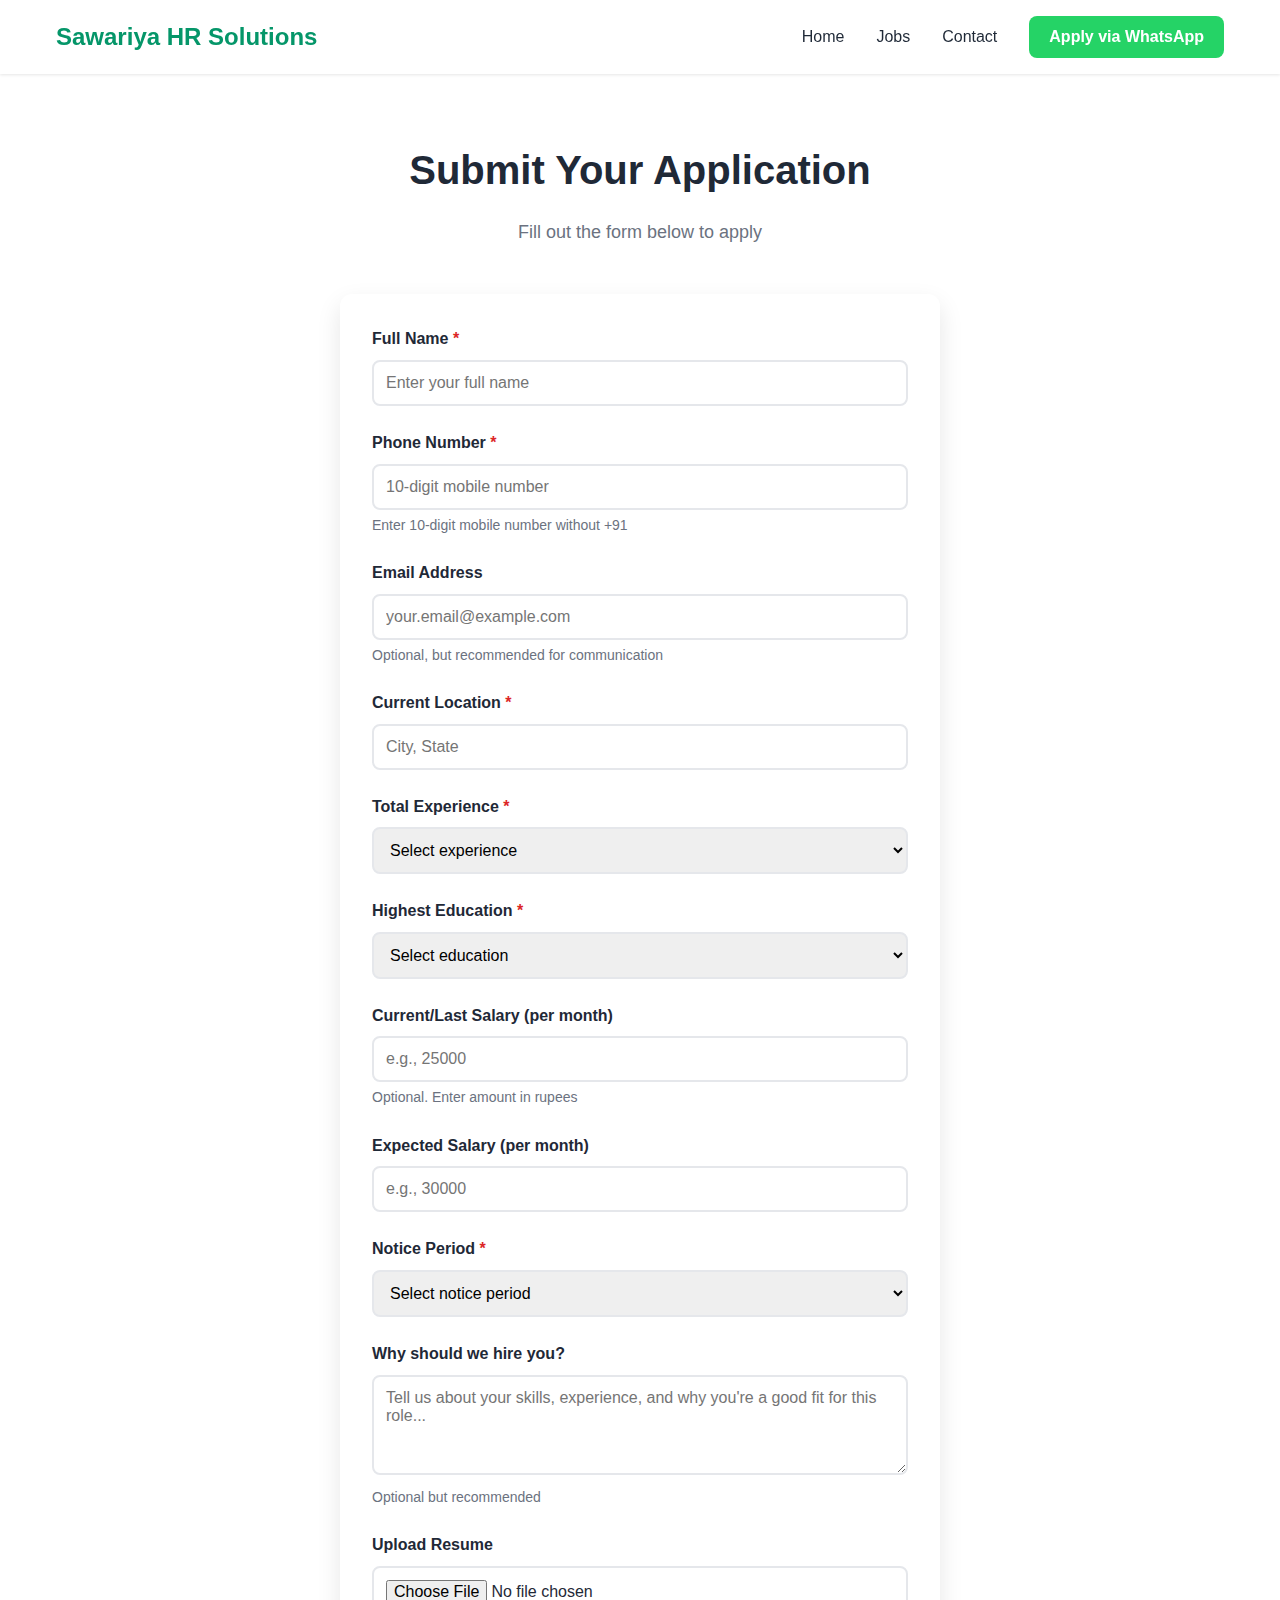
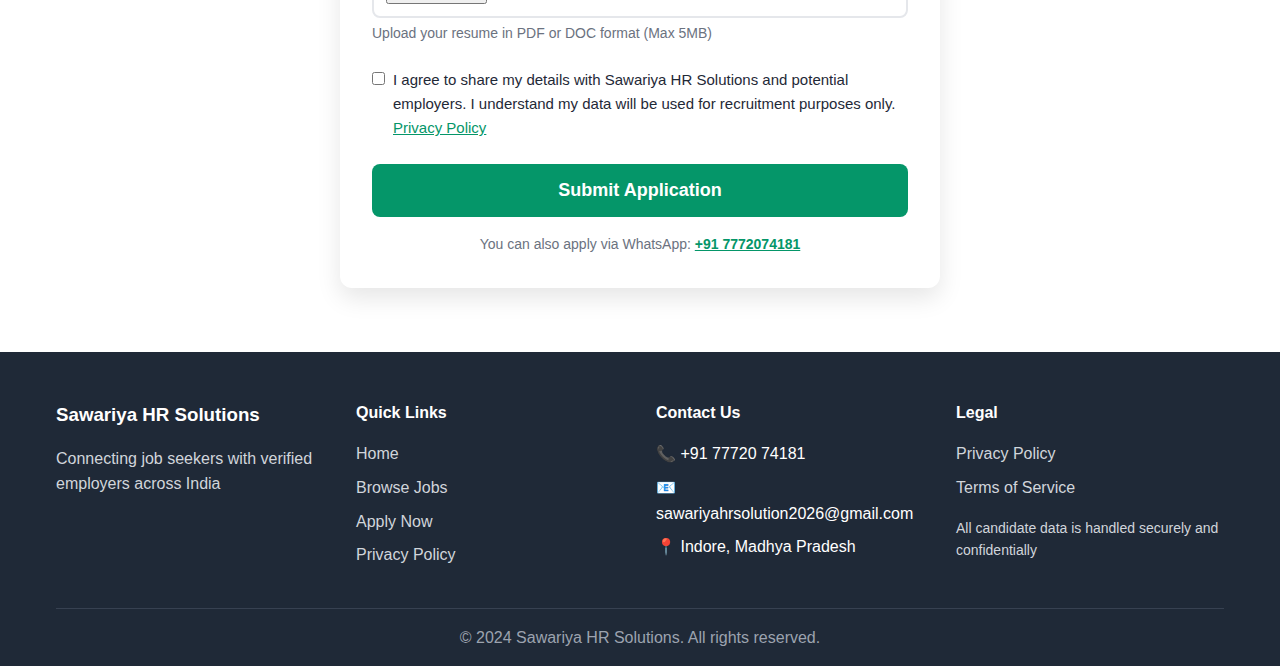
<file: apply.html>
<!DOCTYPE html>
<html lang="en">
<head>
    <meta charset="UTF-8">
    <meta name="viewport" content="width=device-width, initial-scale=1.0">
    <title>Apply for Job - Sawariya HR Solutions</title>
    <meta name="description" content="Submit your job application. Quick and easy process.">
    <link rel="stylesheet" href="styles.css">
</head>
<body>
    <!-- Header -->
    <header class="header">
        <div class="container">
            <div class="header-content">
                <div class="logo">
                    <h1>Sawariya HR Solutions</h1>
                </div>
                <nav class="nav" id="mainNav">
                    <a href="index.html" class="nav-link">Home</a>
                    <a href="jobs.html" class="nav-link">Jobs</a>
                    <a href="index.html#contact" class="nav-link">Contact</a>
                    <a href="https://wa.me/917772074181" class="btn-whatsapp" target="_blank">
                        Apply via WhatsApp
                    </a>
                </nav>
                <button class="mobile-menu-btn" id="mobileMenuBtn">
                    <span></span>
                    <span></span>
                    <span></span>
                </button>
            </div>
        </div>
    </header>

    <!-- Application Form Section -->
    <section class="form-section">
        <div class="container">
            <h2 class="section-title">Submit Your Application</h2>
            <p class="section-subtitle" id="jobTitle">Fill out the form below to apply</p>
            
            <div class="form-container">
                <!-- Netlify Form -->
                <!-- IMPORTANT: Add these attributes to enable Netlify Forms -->
                <!-- name="job-application" netlify netlify-honeypot="bot-field" -->
                <form name="job-application" method="POST" data-netlify="true" netlify-honeypot="bot-field">
                    <!-- Hidden field for spam protection -->
                    <input type="hidden" name="form-name" value="job-application">
                    <p style="display: none;">
                        <label>Don't fill this out if you're human: <input name="bot-field" /></label>
                    </p>

                    <!-- Hidden field for Job ID -->
                    <input type="hidden" name="job-id" id="jobIdInput">

                    <!-- Full Name (Required) -->
                    <div class="form-group">
                        <label for="fullName">
                            Full Name <span class="form-required">*</span>
                        </label>
                        <input 
                            type="text" 
                            id="fullName" 
                            name="full-name" 
                            required 
                            placeholder="Enter your full name"
                        >
                    </div>

                    <!-- Phone Number (Required) -->
                    <div class="form-group">
                        <label for="phone">
                            Phone Number <span class="form-required">*</span>
                        </label>
                        <input 
                            type="tel" 
                            id="phone" 
                            name="phone" 
                            required 
                            pattern="[0-9]{10}" 
                            placeholder="10-digit mobile number"
                        >
                        <p class="form-help">Enter 10-digit mobile number without +91</p>
                    </div>

                    <!-- Email (Optional) -->
                    <div class="form-group">
                        <label for="email">Email Address</label>
                        <input 
                            type="email" 
                            id="email" 
                            name="email" 
                            placeholder="your.email@example.com"
                        >
                        <p class="form-help">Optional, but recommended for communication</p>
                    </div>

                    <!-- Current Location -->
                    <div class="form-group">
                        <label for="location">
                            Current Location <span class="form-required">*</span>
                        </label>
                        <input 
                            type="text" 
                            id="location" 
                            name="location" 
                            required 
                            placeholder="City, State"
                        >
                    </div>

                    <!-- Experience -->
                    <div class="form-group">
                        <label for="experience">
                            Total Experience <span class="form-required">*</span>
                        </label>
                        <select id="experience" name="experience" required>
                            <option value="">Select experience</option>
                            <option value="fresher">Fresher (0 years)</option>
                            <option value="0-1">0-1 year</option>
                            <option value="1-2">1-2 years</option>
                            <option value="2-3">2-3 years</option>
                            <option value="3-5">3-5 years</option>
                            <option value="5-10">5-10 years</option>
                            <option value="10+">10+ years</option>
                        </select>
                    </div>

                    <!-- Education -->
                    <div class="form-group">
                        <label for="education">
                            Highest Education <span class="form-required">*</span>
                        </label>
                        <select id="education" name="education" required>
                            <option value="">Select education</option>
                            <option value="10th">10th Pass</option>
                            <option value="12th">12th Pass</option>
                            <option value="diploma">Diploma</option>
                            <option value="graduate">Graduate (BA/BSc/BCom/BBA)</option>
                            <option value="postgraduate">Post Graduate (MA/MSc/MCom/MBA)</option>
                            <option value="professional">Professional Degree (CA/CS/Engineering)</option>
                        </select>
                    </div>

                    <!-- Current/Last Salary -->
                    <div class="form-group">
                        <label for="currentSalary">Current/Last Salary (per month)</label>
                        <input 
                            type="text" 
                            id="currentSalary" 
                            name="current-salary" 
                            placeholder="e.g., 25000"
                        >
                        <p class="form-help">Optional. Enter amount in rupees</p>
                    </div>

                    <!-- Expected Salary -->
                    <div class="form-group">
                        <label for="expectedSalary">Expected Salary (per month)</label>
                        <input 
                            type="text" 
                            id="expectedSalary" 
                            name="expected-salary" 
                            placeholder="e.g., 30000"
                        >
                    </div>

                    <!-- Notice Period -->
                    <div class="form-group">
                        <label for="noticePeriod">
                            Notice Period <span class="form-required">*</span>
                        </label>
                        <select id="noticePeriod" name="notice-period" required>
                            <option value="">Select notice period</option>
                            <option value="immediate">Immediate / Currently not working</option>
                            <option value="15days">15 days</option>
                            <option value="1month">1 month</option>
                            <option value="2months">2 months</option>
                            <option value="3months">3 months</option>
                        </select>
                    </div>

                    <!-- Cover Letter / Additional Info -->
                    <div class="form-group">
                        <label for="coverLetter">Why should we hire you?</label>
                        <textarea 
                            id="coverLetter" 
                            name="cover-letter" 
                            placeholder="Tell us about your skills, experience, and why you're a good fit for this role..."
                        ></textarea>
                        <p class="form-help">Optional but recommended</p>
                    </div>

                    <!-- Resume Upload -->
                    <div class="form-group">
                        <label for="resume">Upload Resume</label>
                        <input 
                            type="file" 
                            id="resume" 
                            name="resume" 
                            accept=".pdf,.doc,.docx"
                        >
                        <p class="form-help">Upload your resume in PDF or DOC format (Max 5MB)</p>
                    </div>

                    <!-- Consent -->
                    <div class="form-group">
                        <label style="display: flex; align-items: start; gap: 0.5rem; cursor: pointer;">
                            <input 
                                type="checkbox" 
                                name="consent" 
                                required 
                                style="margin-top: 0.25rem; width: auto;"
                            >
                            <span style="flex: 1; font-weight: normal; font-size: 0.9375rem;">
                                I agree to share my details with Sawariya HR Solutions and potential employers. 
                                I understand my data will be used for recruitment purposes only. 
                                <a href="privacy.html" style="color: var(--primary-color);">Privacy Policy</a>
                            </span>
                        </label>
                    </div>

                    <!-- Submit Button -->
                    <button type="submit" class="btn-submit">Submit Application</button>

                    <p style="text-align: center; margin-top: 1rem; color: var(--text-gray); font-size: 0.875rem;">
                        You can also apply via WhatsApp: 
                        <a href="https://wa.me/917772074181" style="color: var(--primary-color); font-weight: 600;">+91 7772074181</a>
                    </p>
                </form>
            </div>
        </div>
    </section>

    <!-- Footer -->
    <footer class="footer">
        <div class="container">
            <div class="footer-grid">
                <div class="footer-col">
                    <h3>Sawariya HR Solutions</h3>
                    <p>Connecting job seekers with verified employers across India</p>
                </div>
                <div class="footer-col">
                    <h4>Quick Links</h4>
                    <ul>
                        <li><a href="index.html">Home</a></li>
                        <li><a href="jobs.html">Browse Jobs</a></li>
                        <li><a href="apply.html">Apply Now</a></li>
                        <li><a href="privacy.html">Privacy Policy</a></li>
                    </ul>
                </div>
                <div class="footer-col">
                    <h4>Contact Us</h4>
                    <ul>
                        <li>📞 +91 77720 74181</li>
                        <li>📧 sawariyahrsolution2026@gmail.com</li>
                        <li>📍 Indore, Madhya Pradesh</li>
                    </ul>
                </div>
                <div class="footer-col">
                    <h4>Legal</h4>
                    <ul>
                        <li><a href="privacy.html">Privacy Policy</a></li>
                        <li><a href="terms.html">Terms of Service</a></li>
                    </ul>
                    <p class="footer-disclaimer">All candidate data is handled securely and confidentially</p>
                </div>
            </div>
            <div class="footer-bottom">
                <p>&copy; 2024 Sawariya HR Solutions. All rights reserved.</p>
            </div>
        </div>
    </footer>

    <script src="script.js"></script>
    <script>
        // Get job ID from URL parameter
        document.addEventListener('DOMContentLoaded', function() {
            const urlParams = new URLSearchParams(window.location.search);
            const jobId = urlParams.get('job');
            
            if (jobId) {
                document.getElementById('jobIdInput').value = jobId;
                
                // Update subtitle with job info
                const jobTitleEl = document.getElementById('jobTitle');
                jobTitleEl.textContent = `Applying for Job ID: ${jobId}`;
                
                // You can fetch job details here if needed
                // fetchJobDetails(jobId);
            }

            // Form validation
            const form = document.querySelector('form');
            form.addEventListener('submit', function(e) {
                const phone = document.getElementById('phone').value;
                if (!/^[0-9]{10}$/.test(phone)) {
                    e.preventDefault();
                    alert('Please enter a valid 10-digit mobile number');
                    return false;
                }
            });
        });
    </script>
</body>
</html>
</file>
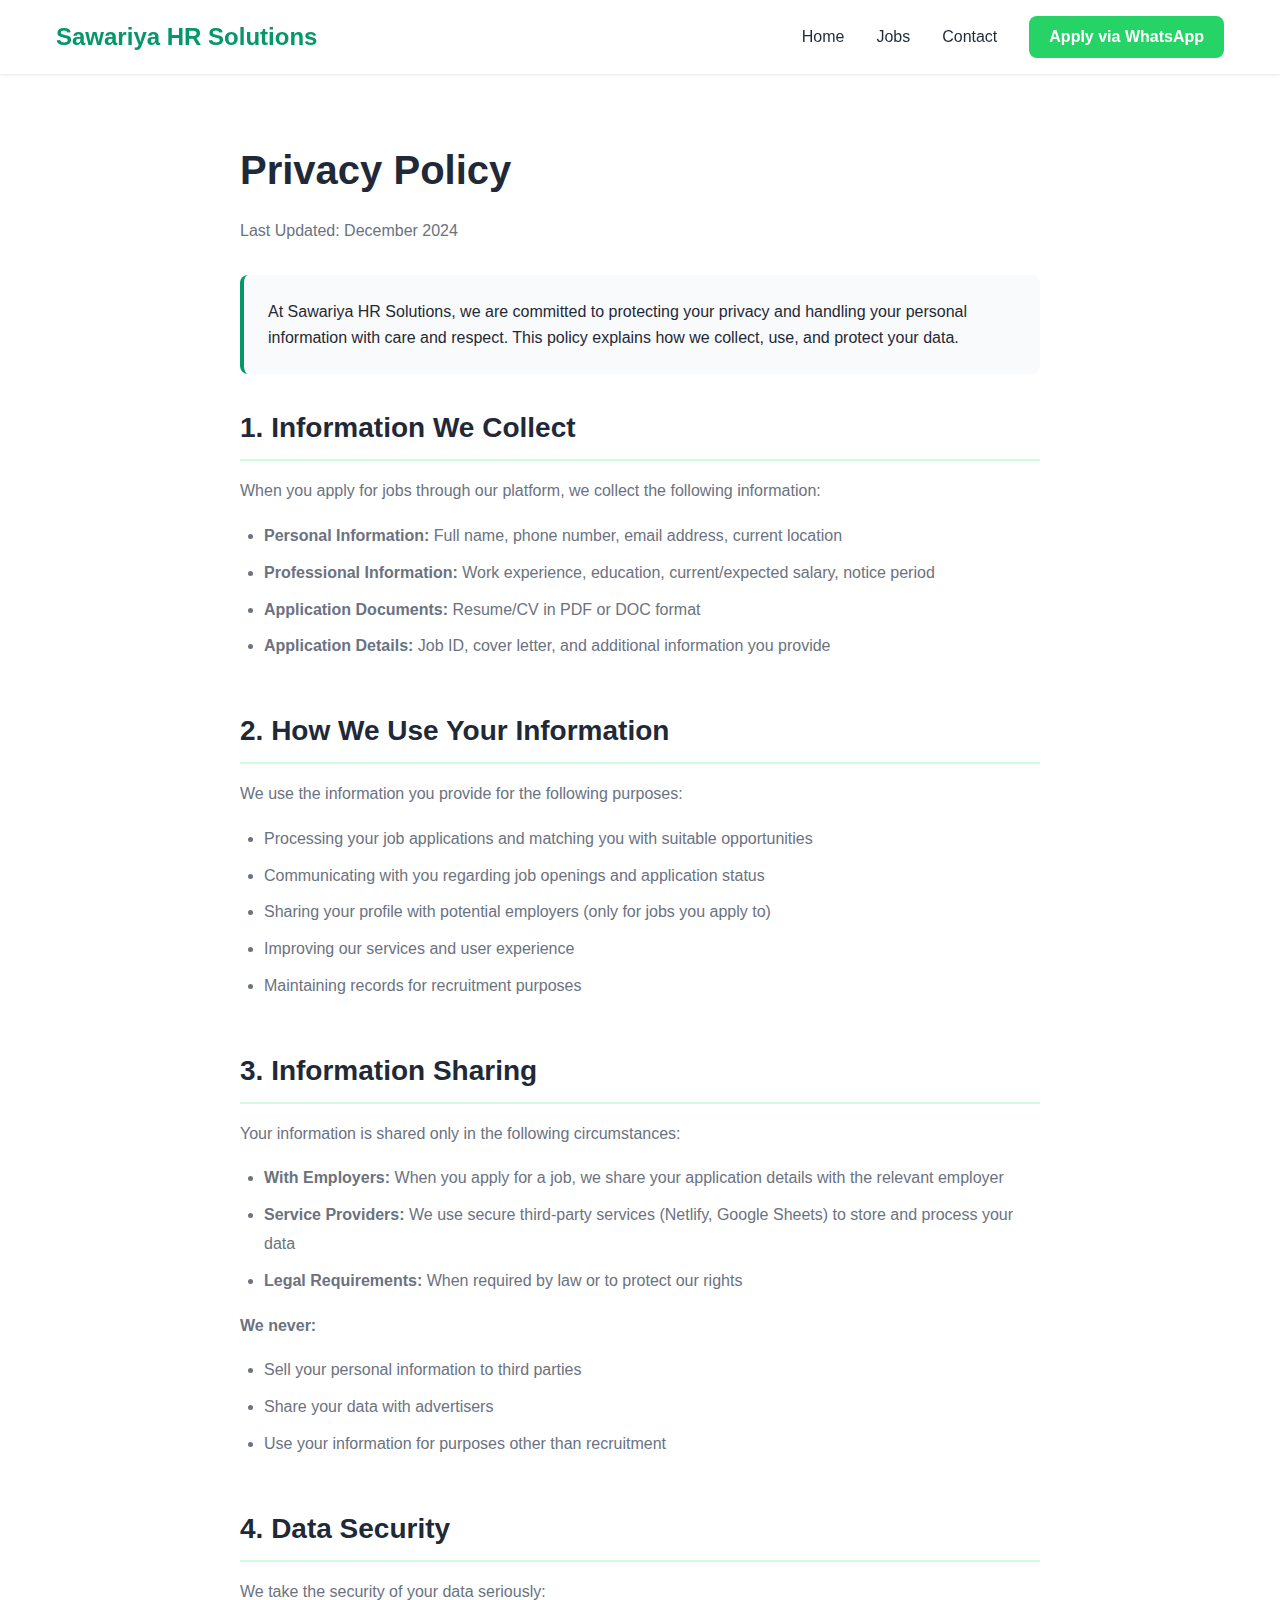
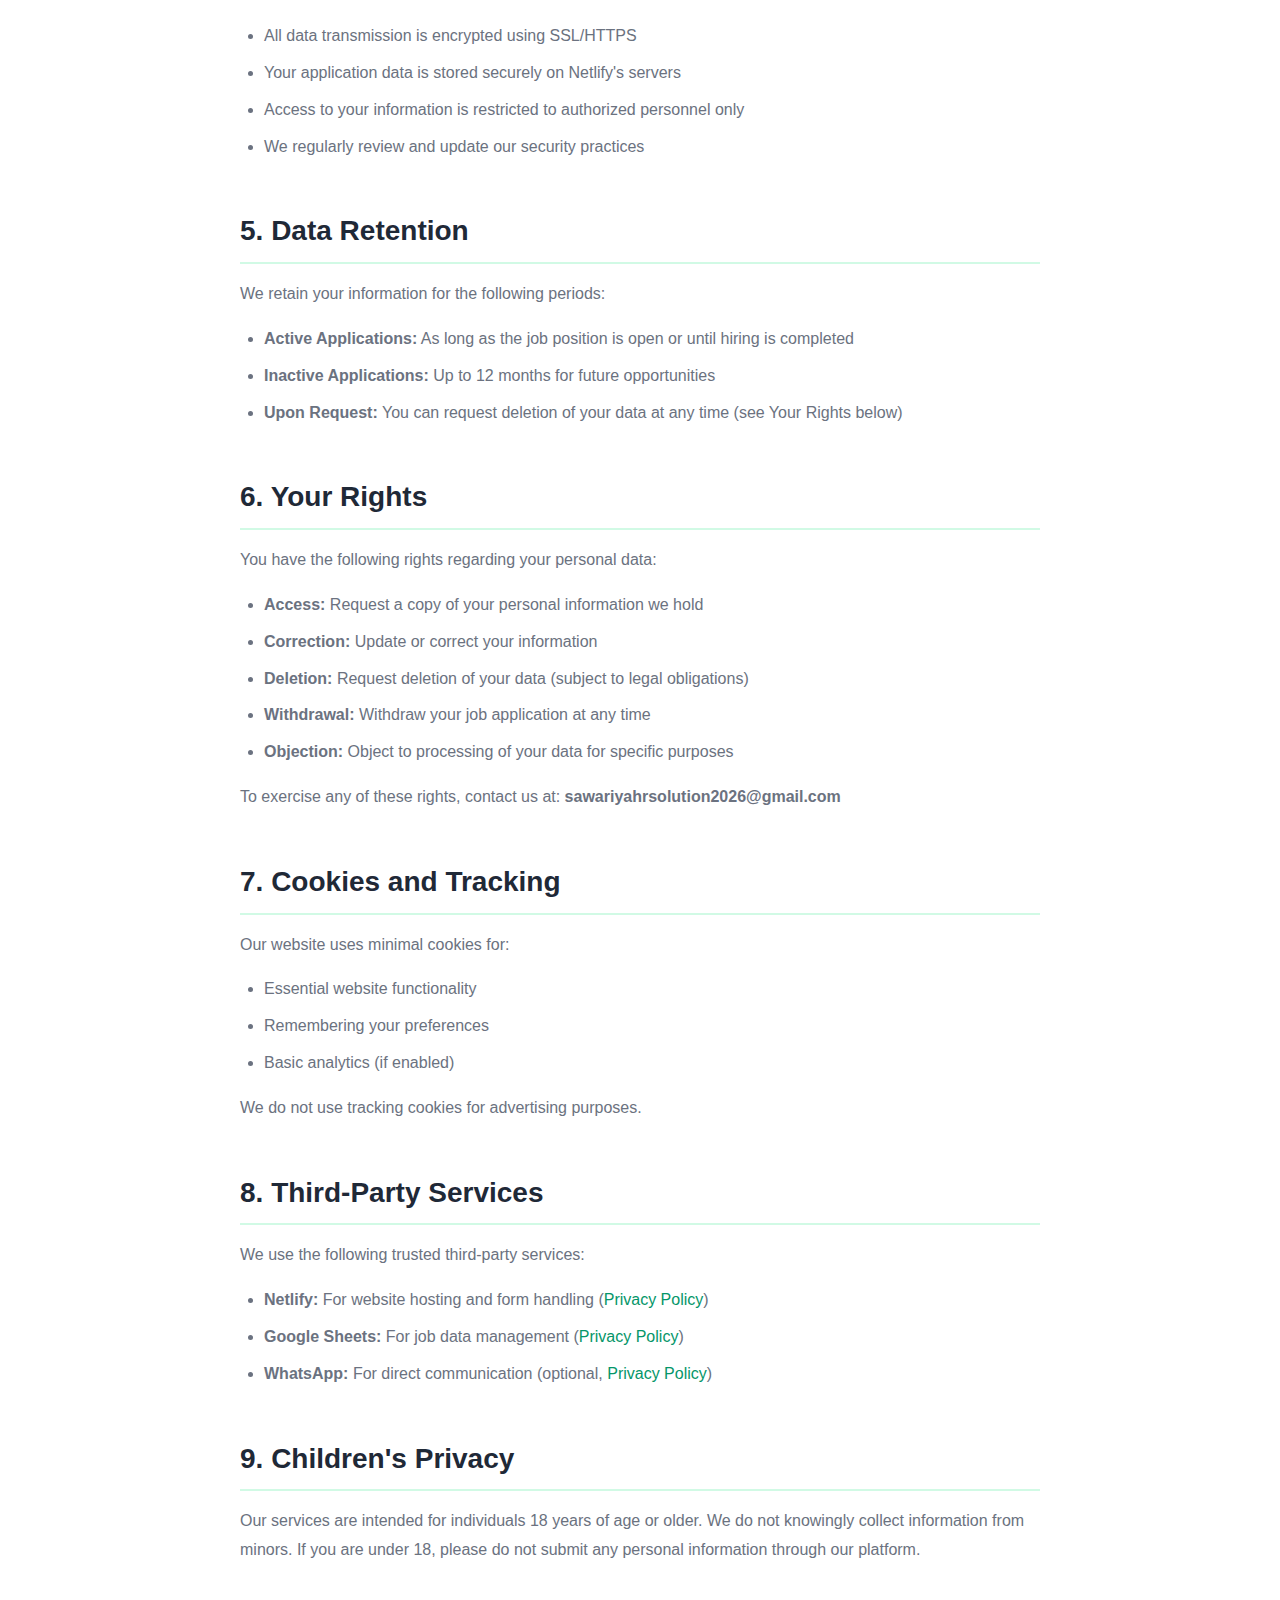
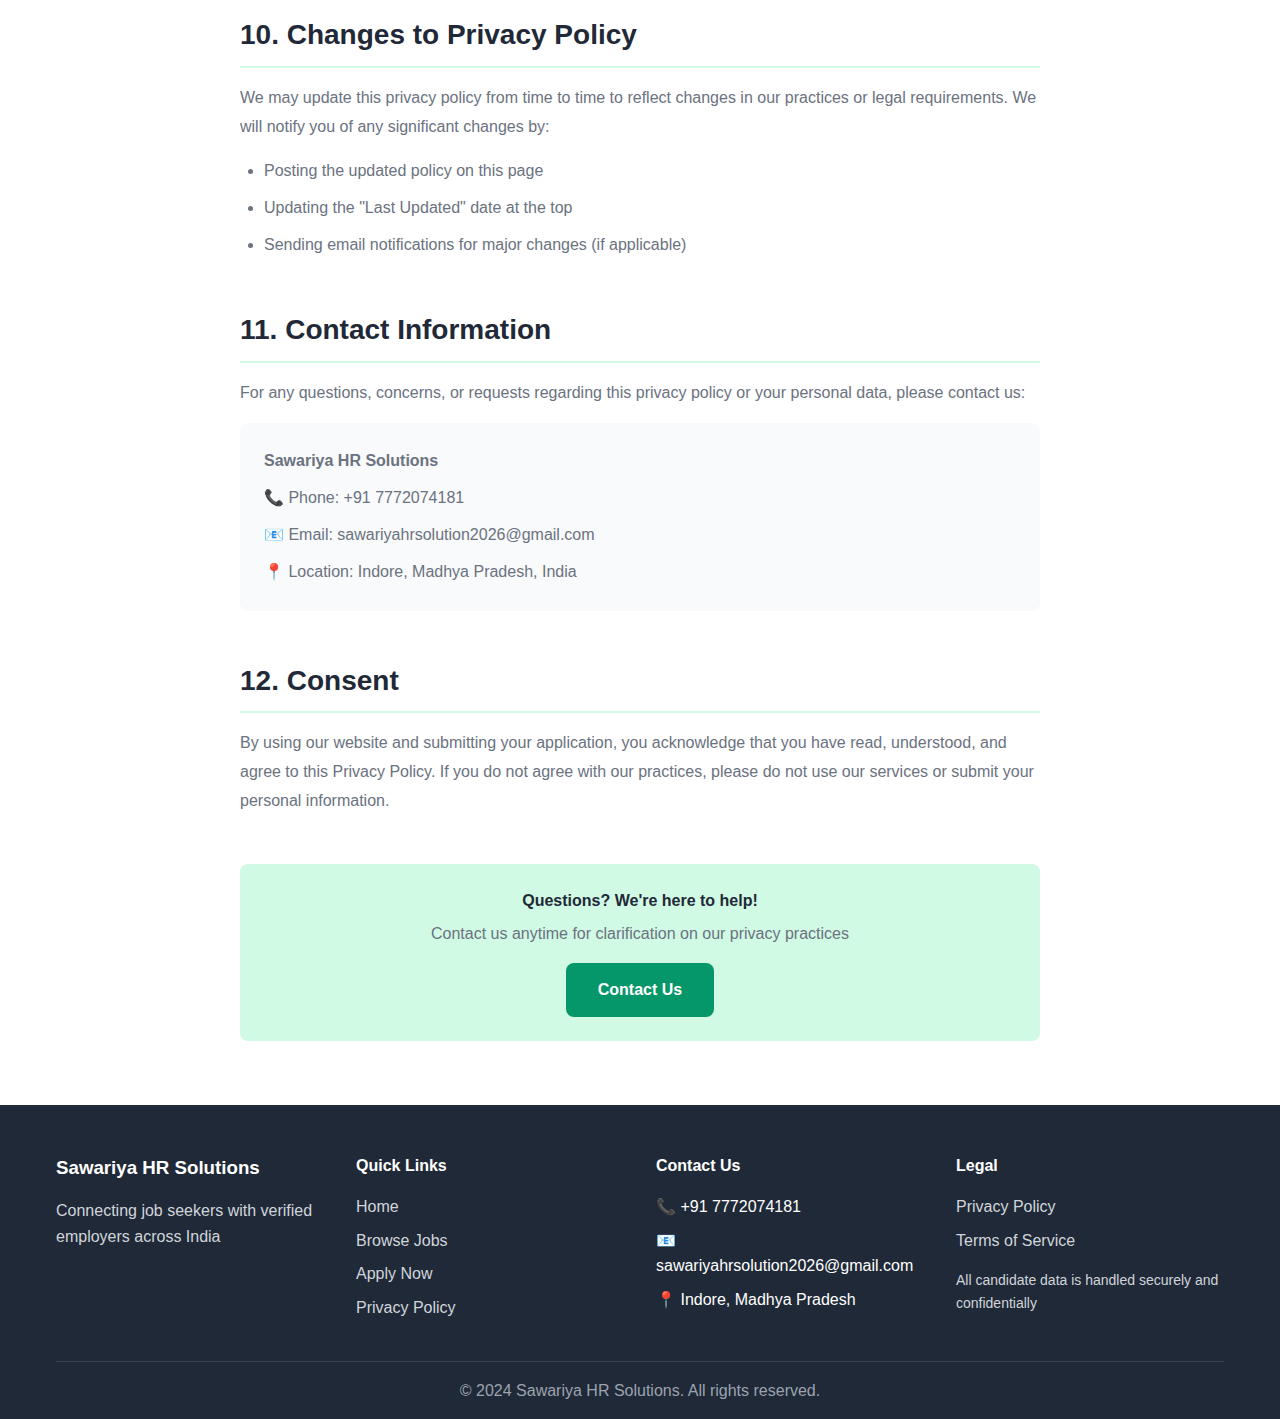
<file: privacy.html>
<!DOCTYPE html>
<html lang="en">
<head>
    <meta charset="UTF-8">
    <meta name="viewport" content="width=device-width, initial-scale=1.0">
    <title>Privacy Policy - Sawariya HR Solutions</title>
    <meta name="description" content="Privacy policy and data protection information">
    <link rel="stylesheet" href="styles.css">
</head>
<body>
    <!-- Header -->
    <header class="header">
        <div class="container">
            <div class="header-content">
                <div class="logo">
                    <h1>Sawariya HR Solutions</h1>
                </div>
                <nav class="nav" id="mainNav">
                    <a href="index.html" class="nav-link">Home</a>
                    <a href="jobs.html" class="nav-link">Jobs</a>
                    <a href="index.html#contact" class="nav-link">Contact</a>
                    <a href="https://wa.me/917772074181" class="btn-whatsapp" target="_blank">
                        Apply via WhatsApp
                    </a>
                </nav>
                <button class="mobile-menu-btn" id="mobileMenuBtn">
                    <span></span>
                    <span></span>
                    <span></span>
                </button>
            </div>
        </div>
    </header>

    <!-- Privacy Policy Content -->
    <section style="padding: 4rem 0;">
        <div class="container">
            <div style="max-width: 800px; margin: 0 auto;">
                <h1 style="font-size: 2.5rem; margin-bottom: 1rem;">Privacy Policy</h1>
                <p style="color: var(--text-gray); margin-bottom: 2rem;">
                    Last Updated: December 2024
                </p>

                <div style="background: var(--background-light); padding: 1.5rem; border-radius: 0.5rem; border-left: 4px solid var(--primary-color); margin-bottom: 2rem;">
                    <p style="margin: 0;">
                        At Sawariya HR Solutions, we are committed to protecting your privacy and handling your personal information with care and respect. This policy explains how we collect, use, and protect your data.
                    </p>
                </div>

                <div class="privacy-section">
                    <h2>1. Information We Collect</h2>
                    <p>When you apply for jobs through our platform, we collect the following information:</p>
                    <ul>
                        <li><strong>Personal Information:</strong> Full name, phone number, email address, current location</li>
                        <li><strong>Professional Information:</strong> Work experience, education, current/expected salary, notice period</li>
                        <li><strong>Application Documents:</strong> Resume/CV in PDF or DOC format</li>
                        <li><strong>Application Details:</strong> Job ID, cover letter, and additional information you provide</li>
                    </ul>
                </div>

                <div class="privacy-section">
                    <h2>2. How We Use Your Information</h2>
                    <p>We use the information you provide for the following purposes:</p>
                    <ul>
                        <li>Processing your job applications and matching you with suitable opportunities</li>
                        <li>Communicating with you regarding job openings and application status</li>
                        <li>Sharing your profile with potential employers (only for jobs you apply to)</li>
                        <li>Improving our services and user experience</li>
                        <li>Maintaining records for recruitment purposes</li>
                    </ul>
                </div>

                <div class="privacy-section">
                    <h2>3. Information Sharing</h2>
                    <p>Your information is shared only in the following circumstances:</p>
                    <ul>
                        <li><strong>With Employers:</strong> When you apply for a job, we share your application details with the relevant employer</li>
                        <li><strong>Service Providers:</strong> We use secure third-party services (Netlify, Google Sheets) to store and process your data</li>
                        <li><strong>Legal Requirements:</strong> When required by law or to protect our rights</li>
                    </ul>
                    <p><strong>We never:</strong></p>
                    <ul>
                        <li>Sell your personal information to third parties</li>
                        <li>Share your data with advertisers</li>
                        <li>Use your information for purposes other than recruitment</li>
                    </ul>
                </div>

                <div class="privacy-section">
                    <h2>4. Data Security</h2>
                    <p>We take the security of your data seriously:</p>
                    <ul>
                        <li>All data transmission is encrypted using SSL/HTTPS</li>
                        <li>Your application data is stored securely on Netlify's servers</li>
                        <li>Access to your information is restricted to authorized personnel only</li>
                        <li>We regularly review and update our security practices</li>
                    </ul>
                </div>

                <div class="privacy-section">
                    <h2>5. Data Retention</h2>
                    <p>We retain your information for the following periods:</p>
                    <ul>
                        <li><strong>Active Applications:</strong> As long as the job position is open or until hiring is completed</li>
                        <li><strong>Inactive Applications:</strong> Up to 12 months for future opportunities</li>
                        <li><strong>Upon Request:</strong> You can request deletion of your data at any time (see Your Rights below)</li>
                    </ul>
                </div>

                <div class="privacy-section">
                    <h2>6. Your Rights</h2>
                    <p>You have the following rights regarding your personal data:</p>
                    <ul>
                        <li><strong>Access:</strong> Request a copy of your personal information we hold</li>
                        <li><strong>Correction:</strong> Update or correct your information</li>
                        <li><strong>Deletion:</strong> Request deletion of your data (subject to legal obligations)</li>
                        <li><strong>Withdrawal:</strong> Withdraw your job application at any time</li>
                        <li><strong>Objection:</strong> Object to processing of your data for specific purposes</li>
                    </ul>
                    <p>To exercise any of these rights, contact us at: <strong>sawariyahrsolution2026@gmail.com</strong></p>
                </div>

                <div class="privacy-section">
                    <h2>7. Cookies and Tracking</h2>
                    <p>Our website uses minimal cookies for:</p>
                    <ul>
                        <li>Essential website functionality</li>
                        <li>Remembering your preferences</li>
                        <li>Basic analytics (if enabled)</li>
                    </ul>
                    <p>We do not use tracking cookies for advertising purposes.</p>
                </div>

                <div class="privacy-section">
                    <h2>8. Third-Party Services</h2>
                    <p>We use the following trusted third-party services:</p>
                    <ul>
                        <li><strong>Netlify:</strong> For website hosting and form handling (<a href="https://www.netlify.com/privacy/" target="_blank">Privacy Policy</a>)</li>
                        <li><strong>Google Sheets:</strong> For job data management (<a href="https://policies.google.com/privacy" target="_blank">Privacy Policy</a>)</li>
                        <li><strong>WhatsApp:</strong> For direct communication (optional, <a href="https://www.whatsapp.com/legal/privacy-policy" target="_blank">Privacy Policy</a>)</li>
                    </ul>
                </div>

                <div class="privacy-section">
                    <h2>9. Children's Privacy</h2>
                    <p>Our services are intended for individuals 18 years of age or older. We do not knowingly collect information from minors. If you are under 18, please do not submit any personal information through our platform.</p>
                </div>

                <div class="privacy-section">
                    <h2>10. Changes to Privacy Policy</h2>
                    <p>We may update this privacy policy from time to time to reflect changes in our practices or legal requirements. We will notify you of any significant changes by:</p>
                    <ul>
                        <li>Posting the updated policy on this page</li>
                        <li>Updating the "Last Updated" date at the top</li>
                        <li>Sending email notifications for major changes (if applicable)</li>
                    </ul>
                </div>

                <div class="privacy-section">
                    <h2>11. Contact Information</h2>
                    <p>For any questions, concerns, or requests regarding this privacy policy or your personal data, please contact us:</p>
                    <div style="background: var(--background-light); padding: 1.5rem; border-radius: 0.5rem; margin-top: 1rem;">
                        <p style="margin: 0;"><strong>Sawariya HR Solutions</strong></p>
                        <p style="margin: 0.5rem 0 0 0;">📞 Phone: +91 7772074181</p>
                        <p style="margin: 0.5rem 0 0 0;">📧 Email: sawariyahrsolution2026@gmail.com</p>
                        <p style="margin: 0.5rem 0 0 0;">📍 Location: Indore, Madhya Pradesh, India</p>
                    </div>
                </div>

                <div class="privacy-section">
                    <h2>12. Consent</h2>
                    <p>By using our website and submitting your application, you acknowledge that you have read, understood, and agree to this Privacy Policy. If you do not agree with our practices, please do not use our services or submit your personal information.</p>
                </div>

                <div style="background: var(--primary-light); padding: 1.5rem; border-radius: 0.5rem; margin-top: 3rem; text-align: center;">
                    <p style="margin: 0; font-weight: 600;">
                        Questions? We're here to help!
                    </p>
                    <p style="margin: 0.5rem 0 1rem 0; color: var(--text-gray);">
                        Contact us anytime for clarification on our privacy practices
                    </p>
                    <a href="index.html#contact" class="btn btn-primary">Contact Us</a>
                </div>
            </div>
        </div>
    </section>

    <!-- Footer -->
    <footer class="footer">
        <div class="container">
            <div class="footer-grid">
                <div class="footer-col">
                    <h3>Sawariya HR Solutions</h3>
                    <p>Connecting job seekers with verified employers across India</p>
                </div>
                <div class="footer-col">
                    <h4>Quick Links</h4>
                    <ul>
                        <li><a href="index.html">Home</a></li>
                        <li><a href="jobs.html">Browse Jobs</a></li>
                        <li><a href="apply.html">Apply Now</a></li>
                        <li><a href="privacy.html">Privacy Policy</a></li>
                    </ul>
                </div>
                <div class="footer-col">
                    <h4>Contact Us</h4>
                    <ul>
                        <li>📞 +91 7772074181</li>
                        <li>📧 sawariyahrsolution2026@gmail.com</li>
                        <li>📍 Indore, Madhya Pradesh</li>
                    </ul>
                </div>
                <div class="footer-col">
                    <h4>Legal</h4>
                    <ul>
                        <li><a href="privacy.html">Privacy Policy</a></li>
                        <li><a href="terms.html">Terms of Service</a></li>
                    </ul>
                    <p class="footer-disclaimer">All candidate data is handled securely and confidentially</p>
                </div>
            </div>
            <div class="footer-bottom">
                <p>&copy; 2024 Sawariya HR Solutions. All rights reserved.</p>
            </div>
        </div>
    </footer>

    <script src="script.js"></script>

    <style>
        .privacy-section {
            margin-bottom: 3rem;
        }

        .privacy-section h2 {
            font-size: 1.75rem;
            color: var(--text-dark);
            margin-bottom: 1rem;
            padding-bottom: 0.5rem;
            border-bottom: 2px solid var(--primary-light);
        }

        .privacy-section p {
            color: var(--text-gray);
            line-height: 1.8;
            margin-bottom: 1rem;
        }

        .privacy-section ul {
            color: var(--text-gray);
            line-height: 1.8;
            padding-left: 1.5rem;
            margin-bottom: 1rem;
        }

        .privacy-section li {
            margin-bottom: 0.5rem;
        }

        .privacy-section a {
            color: var(--primary-color);
            text-decoration: none;
        }

        .privacy-section a:hover {
            text-decoration: underline;
        }
    </style>
</body>
</html>
</file>
<file: styles.css>
/* Global Styles */
* {
    margin: 0;
    padding: 0;
    box-sizing: border-box;
}

:root {
    --primary-color: #059669;
    --primary-dark: #047857;
    --primary-light: #d1fae5;
    --text-dark: #1f2937;
    --text-gray: #6b7280;
    --background: #ffffff;
    --background-light: #f9fafb;
    --border-color: #e5e7eb;
    --shadow: 0 1px 3px rgba(0, 0, 0, 0.1);
    --shadow-lg: 0 10px 25px rgba(0, 0, 0, 0.1);
}

body {
    font-family: 'Segoe UI', Tahoma, Geneva, Verdana, sans-serif;
    color: var(--text-dark);
    line-height: 1.6;
    background: var(--background);
}

.container {
    max-width: 1200px;
    margin: 0 auto;
    padding: 0 1rem;
}

/* Header */
.header {
    background: var(--background);
    box-shadow: var(--shadow);
    position: sticky;
    top: 0;
    z-index: 1000;
}

.header-content {
    display: flex;
    justify-content: space-between;
    align-items: center;
    padding: 1rem 0;
}

.logo h1 {
    font-size: 1.5rem;
    color: var(--primary-color);
    font-weight: 700;
}

.nav {
    display: flex;
    align-items: center;
    gap: 2rem;
}

.nav-link {
    text-decoration: none;
    color: var(--text-dark);
    font-weight: 500;
    transition: color 0.3s;
}

.nav-link:hover,
.nav-link.active {
    color: var(--primary-color);
}

.btn-whatsapp {
    background: #25D366;
    color: white;
    padding: 0.5rem 1.25rem;
    border-radius: 0.5rem;
    text-decoration: none;
    font-weight: 600;
    transition: background 0.3s;
}

.btn-whatsapp:hover {
    background: #20ba5a;
}

.mobile-menu-btn {
    display: none;
    background: none;
    border: none;
    flex-direction: column;
    gap: 4px;
    cursor: pointer;
}

.mobile-menu-btn span {
    width: 25px;
    height: 3px;
    background: var(--text-dark);
    transition: 0.3s;
}

/* Hero Section */
.hero {
    background: linear-gradient(135deg, #f0fdf4 0%, #ffffff 100%);
    padding: 4rem 0;
}

.hero-content {
    display: grid;
    grid-template-columns: 1fr 1fr;
    gap: 3rem;
    align-items: center;
}

.hero-title {
    font-size: 3rem;
    font-weight: 800;
    margin-bottom: 1rem;
    color: var(--text-dark);
    line-height: 1.2;
}

.hero-subtitle {
    font-size: 1.25rem;
    color: var(--text-gray);
    margin-bottom: 2rem;
}

.hero-buttons {
    display: flex;
    gap: 1rem;
}

.btn {
    padding: 0.875rem 2rem;
    border-radius: 0.5rem;
    text-decoration: none;
    font-weight: 600;
    transition: all 0.3s;
    display: inline-block;
    text-align: center;
}

.btn-primary {
    background: var(--primary-color);
    color: white;
}

.btn-primary:hover {
    background: var(--primary-dark);
    transform: translateY(-2px);
    box-shadow: var(--shadow-lg);
}

.btn-secondary {
    background: white;
    color: var(--primary-color);
    border: 2px solid var(--primary-color);
}

.btn-secondary:hover {
    background: var(--primary-light);
}

.btn-white {
    background: white;
    color: var(--primary-color);
}

.btn-white:hover {
    background: var(--primary-light);
}

.hero-image svg {
    width: 100%;
    height: auto;
}

/* Section Styles */
.section-title {
    font-size: 2.5rem;
    font-weight: 700;
    text-align: center;
    margin-bottom: 1rem;
    color: var(--text-dark);
}

.section-subtitle {
    text-align: center;
    color: var(--text-gray);
    font-size: 1.125rem;
    margin-bottom: 3rem;
}

/* Featured Jobs */
.featured-jobs {
    padding: 4rem 0;
    background: var(--background-light);
}

.jobs-grid {
    display: grid;
    grid-template-columns: repeat(auto-fill, minmax(300px, 1fr));
    gap: 1.5rem;
    margin-bottom: 2rem;
}

.job-card {
    background: white;
    padding: 1.5rem;
    border-radius: 0.75rem;
    box-shadow: var(--shadow);
    transition: all 0.3s;
    border: 1px solid var(--border-color);
}

.job-card:hover {
    transform: translateY(-4px);
    box-shadow: var(--shadow-lg);
}

.job-header {
    margin-bottom: 1rem;
}

.job-title {
    font-size: 1.25rem;
    font-weight: 700;
    margin-bottom: 0.5rem;
    color: var(--text-dark);
}

.job-meta {
    display: flex;
    flex-direction: column;
    gap: 0.5rem;
    margin-bottom: 1rem;
}

.job-meta-item {
    display: flex;
    align-items: center;
    gap: 0.5rem;
    color: var(--text-gray);
    font-size: 0.875rem;
}

.job-meta-item svg {
    width: 16px;
    height: 16px;
    stroke: var(--primary-color);
}

.job-type-badge {
    display: inline-block;
    padding: 0.25rem 0.75rem;
    background: var(--primary-light);
    color: var(--primary-dark);
    border-radius: 1rem;
    font-size: 0.875rem;
    font-weight: 600;
}

.job-description {
    color: var(--text-gray);
    margin-bottom: 1rem;
    font-size: 0.9375rem;
}

.job-actions {
    display: flex;
    gap: 0.75rem;
}

.btn-small {
    padding: 0.625rem 1.25rem;
    font-size: 0.9375rem;
}

.btn-outline {
    background: white;
    color: var(--primary-color);
    border: 2px solid var(--primary-color);
}

.btn-outline:hover {
    background: var(--primary-color);
    color: white;
}

/* Why Choose Us */
.why-choose {
    padding: 4rem 0;
}

.features-grid {
    display: grid;
    grid-template-columns: repeat(auto-fit, minmax(250px, 1fr));
    gap: 2rem;
}

.feature-card {
    text-align: center;
    padding: 2rem;
}

.feature-icon {
    margin-bottom: 1rem;
}

.feature-card h3 {
    font-size: 1.25rem;
    margin-bottom: 0.75rem;
    color: var(--text-dark);
}

.feature-card p {
    color: var(--text-gray);
}

/* How It Works */
.how-it-works {
    padding: 4rem 0;
    background: var(--background-light);
}

.steps {
    display: grid;
    grid-template-columns: repeat(auto-fit, minmax(250px, 1fr));
    gap: 3rem;
    margin-top: 3rem;
}

.step {
    text-align: center;
}

.step-number {
    width: 60px;
    height: 60px;
    background: var(--primary-color);
    color: white;
    border-radius: 50%;
    display: flex;
    align-items: center;
    justify-content: center;
    font-size: 1.5rem;
    font-weight: 700;
    margin: 0 auto 1rem;
}

.step h3 {
    font-size: 1.25rem;
    margin-bottom: 0.75rem;
    color: var(--text-dark);
}

.step p {
    color: var(--text-gray);
}

/* CTA Section */
.cta-section {
    padding: 4rem 0;
    background: var(--primary-color);
    color: white;
    text-align: center;
}

.cta-content h2 {
    font-size: 2rem;
    margin-bottom: 1rem;
}

.cta-content p {
    font-size: 1.125rem;
    margin-bottom: 2rem;
    opacity: 0.9;
}

/* Form Styles */
.form-section {
    padding: 4rem 0;
}

.form-container {
    max-width: 600px;
    margin: 0 auto;
    background: white;
    padding: 2rem;
    border-radius: 0.75rem;
    box-shadow: var(--shadow-lg);
}

.form-group {
    margin-bottom: 1.5rem;
}

.form-group label {
    display: block;
    margin-bottom: 0.5rem;
    font-weight: 600;
    color: var(--text-dark);
}

.form-group input,
.form-group textarea,
.form-group select {
    width: 100%;
    padding: 0.75rem;
    border: 2px solid var(--border-color);
    border-radius: 0.5rem;
    font-size: 1rem;
    font-family: inherit;
    transition: border-color 0.3s;
}

.form-group input:focus,
.form-group textarea:focus,
.form-group select:focus {
    outline: none;
    border-color: var(--primary-color);
}

.form-group textarea {
    resize: vertical;
    min-height: 100px;
}

.form-required {
    color: #dc2626;
}

.form-help {
    font-size: 0.875rem;
    color: var(--text-gray);
    margin-top: 0.25rem;
}

.btn-submit {
    width: 100%;
    padding: 1rem;
    background: var(--primary-color);
    color: white;
    border: none;
    border-radius: 0.5rem;
    font-size: 1.125rem;
    font-weight: 600;
    cursor: pointer;
    transition: background 0.3s;
}

.btn-submit:hover {
    background: var(--primary-dark);
}

/* Footer */
.footer {
    background: var(--text-dark);
    color: white;
    padding: 3rem 0 1rem;
}

.footer-grid {
    display: grid;
    grid-template-columns: repeat(auto-fit, minmax(250px, 1fr));
    gap: 2rem;
    margin-bottom: 2rem;
}

.footer-col h3,
.footer-col h4 {
    margin-bottom: 1rem;
}

.footer-col p {
    color: #d1d5db;
    line-height: 1.6;
}

.footer-col ul {
    list-style: none;
}

.footer-col ul li {
    margin-bottom: 0.5rem;
}

.footer-col a {
    color: #d1d5db;
    text-decoration: none;
    transition: color 0.3s;
}

.footer-col a:hover {
    color: white;
}

.footer-disclaimer {
    font-size: 0.875rem;
    color: #9ca3af;
    margin-top: 1rem;
}

.footer-bottom {
    border-top: 1px solid #374151;
    padding-top: 1rem;
    text-align: center;
    color: #9ca3af;
}

/* Utility Classes */
.text-center {
    text-align: center;
}

.loading {
    text-align: center;
    padding: 2rem;
    color: var(--text-gray);
}

.error-message {
    background: #fee2e2;
    color: #dc2626;
    padding: 1rem;
    border-radius: 0.5rem;
    margin-bottom: 1rem;
}

.success-message {
    background: #d1fae5;
    color: #047857;
    padding: 1rem;
    border-radius: 0.5rem;
    margin-bottom: 1rem;
}

/* Job Details Page */
.job-detail-header {
    background: var(--primary-light);
    padding: 3rem 0;
}

.job-detail-content {
    display: grid;
    grid-template-columns: 2fr 1fr;
    gap: 2rem;
    margin-top: 2rem;
}

.job-detail-main {
    background: white;
    padding: 2rem;
    border-radius: 0.75rem;
    box-shadow: var(--shadow);
}

.job-detail-sidebar {
    background: white;
    padding: 2rem;
    border-radius: 0.75rem;
    box-shadow: var(--shadow);
    height: fit-content;
}

.job-detail-section {
    margin-bottom: 2rem;
}

.job-detail-section h3 {
    font-size: 1.5rem;
    margin-bottom: 1rem;
    color: var(--text-dark);
}

/* Filter Section */
.filters {
    background: white;
    padding: 1.5rem;
    border-radius: 0.75rem;
    box-shadow: var(--shadow);
    margin-bottom: 2rem;
}

.filter-row {
    display: grid;
    grid-template-columns: repeat(auto-fit, minmax(200px, 1fr));
    gap: 1rem;
}

.filter-group {
    display: flex;
    flex-direction: column;
}

.filter-group label {
    margin-bottom: 0.5rem;
    font-weight: 600;
    font-size: 0.875rem;
}

.filter-group select,
.filter-group input {
    padding: 0.5rem;
    border: 2px solid var(--border-color);
    border-radius: 0.375rem;
    font-size: 0.9375rem;
}

/* Responsive Design */
@media (max-width: 768px) {
    .nav {
        position: fixed;
        top: 70px;
        left: -100%;
        width: 100%;
        height: calc(100vh - 70px);
        background: white;
        flex-direction: column;
        align-items: flex-start;
        padding: 2rem;
        transition: left 0.3s;
        box-shadow: var(--shadow-lg);
    }

    .nav.active {
        left: 0;
    }

    .mobile-menu-btn {
        display: flex;
    }

    .hero-content {
        grid-template-columns: 1fr;
    }

    .hero-title {
        font-size: 2rem;
    }

    .hero-subtitle {
        font-size: 1rem;
    }

    .hero-buttons {
        flex-direction: column;
    }

    .section-title {
        font-size: 1.75rem;
    }

    .jobs-grid {
        grid-template-columns: 1fr;
    }

    .job-detail-content {
        grid-template-columns: 1fr;
    }

    .footer-grid {
        grid-template-columns: 1fr;
    }

    .filter-row {
        grid-template-columns: 1fr;
    }
}

@media (max-width: 480px) {
    .hero-title {
        font-size: 1.75rem;
    }

    .btn {
        padding: 0.75rem 1.5rem;
        font-size: 0.9375rem;
    }

    .form-container {
        padding: 1.5rem;
    }
}
</file>
